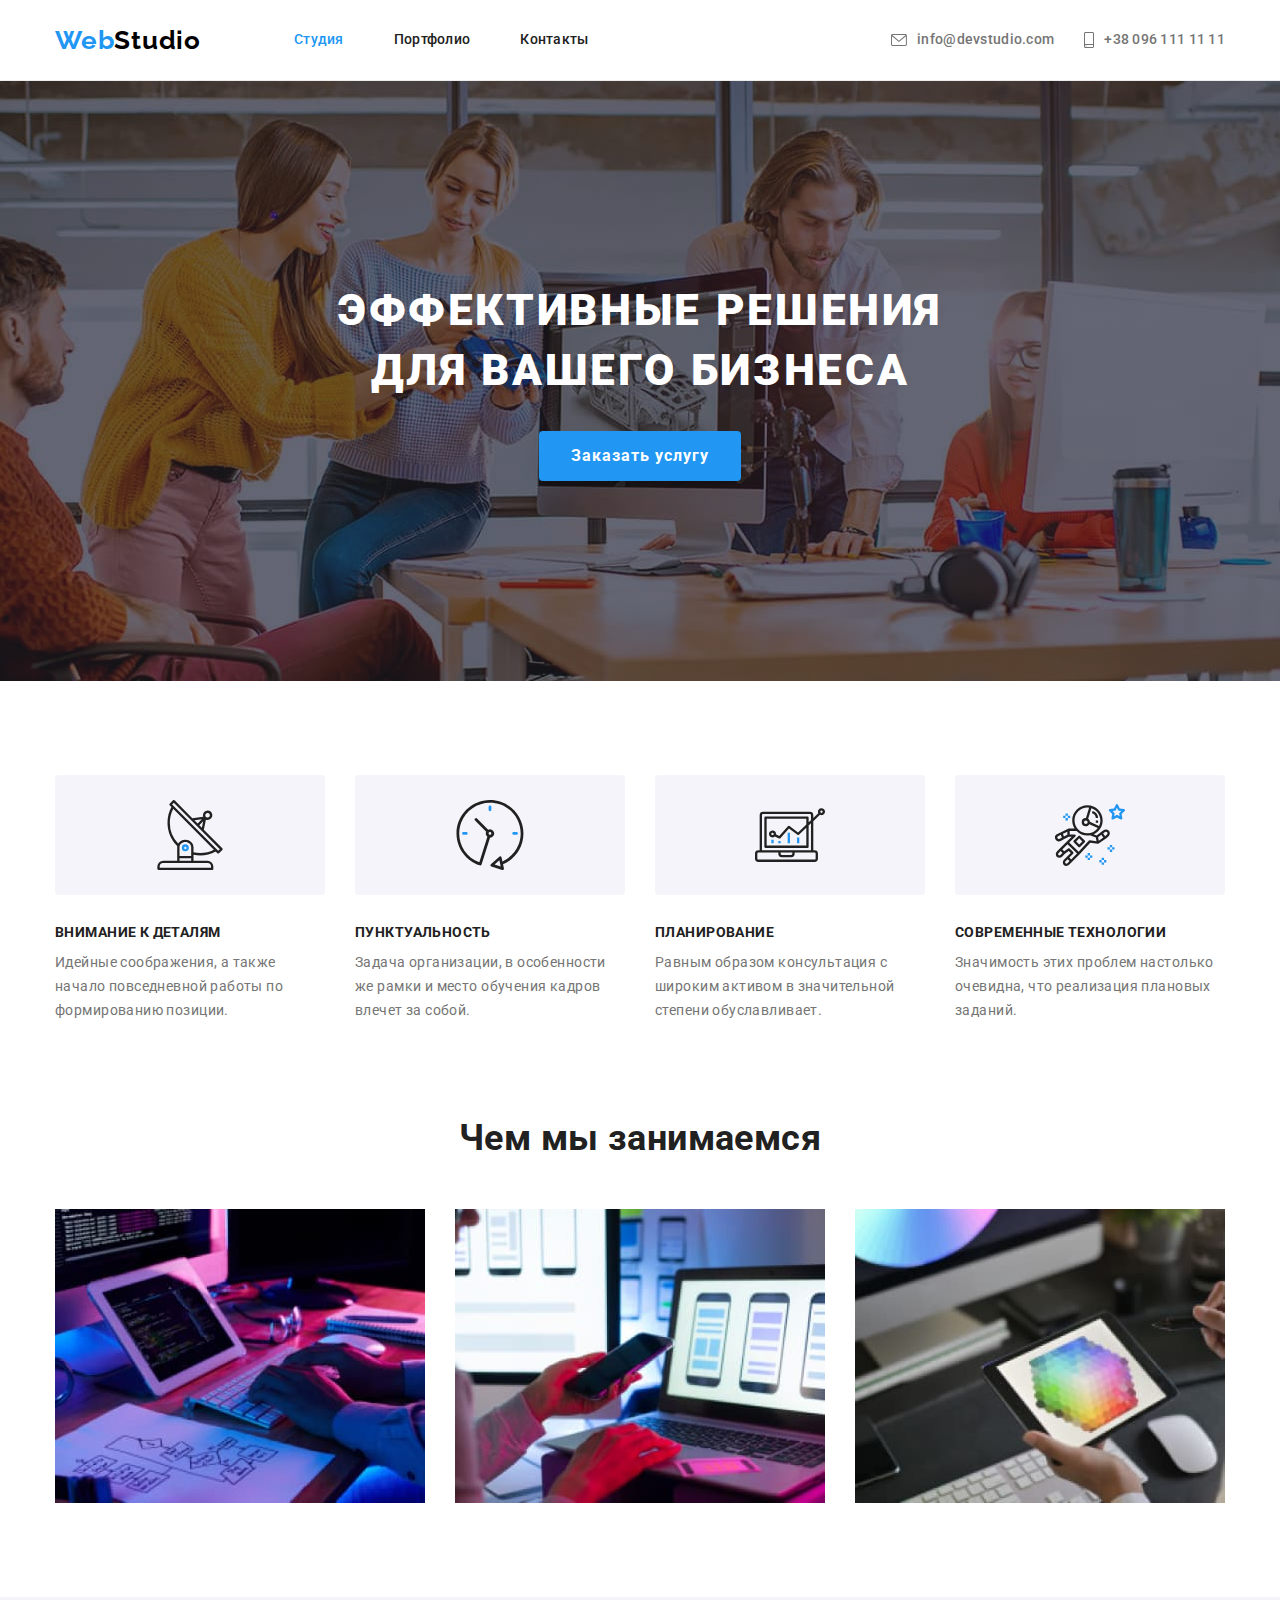
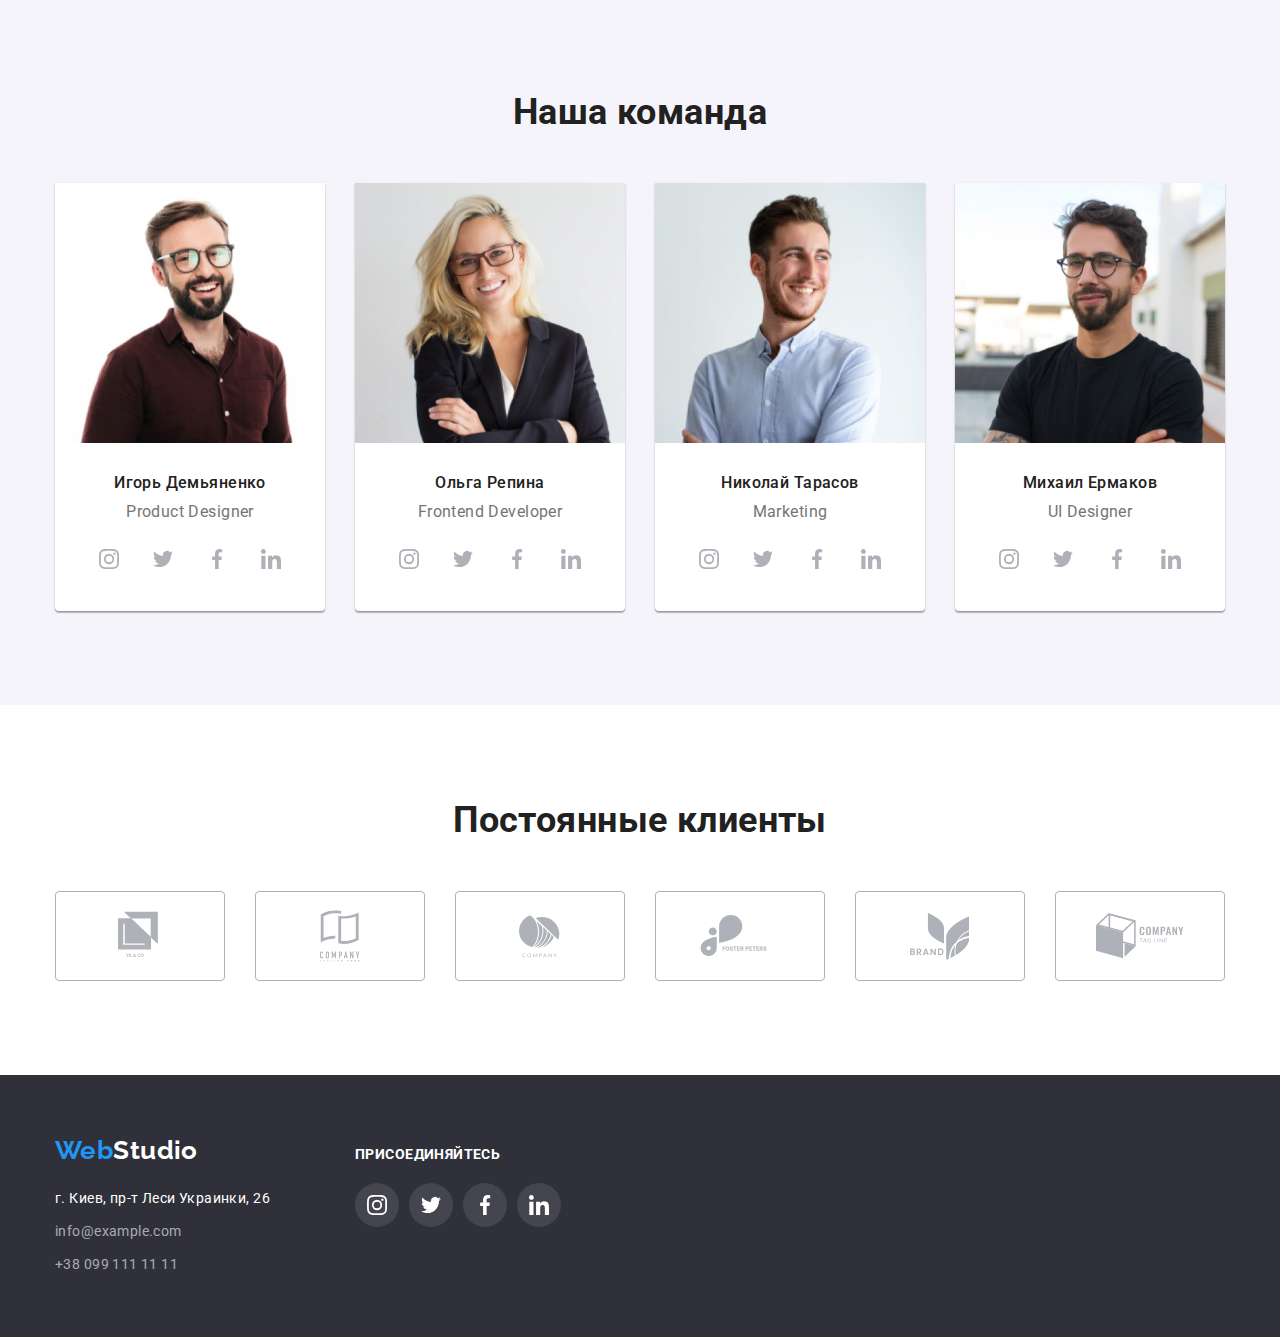
<file: index.html>
<!DOCTYPE html>
<html lang="ru">
  <head>
    <meta charset="UTF-8" />
    <meta name="viewport" content="width=device-width, initial-scale=1.0" />
    <title>Студия</title>
    <link
      href="https://fonts.googleapis.com/css2?family=Raleway:wght@700&family=Roboto:wght@400;500;700;900&display=swap"
      rel="stylesheet"
    />
    <link
      rel="stylesheet"
      href="https://cdnjs.cloudflare.com/ajax/libs/modern-normalize/0.7.0/modern-normalize.min.css"
    />
    <link rel="stylesheet" href="./css/styles.css" />
  </head>
  <body>
    <!--Хэдер-->
    <header class="header">
      <div class="container header-flex">
        <nav class="header-flex">
          <a class="link header-logo" href="./index.html">
            <span class="current">Web</span>Studio
          </a>
          <ul class="list nav-main">
            <li class="item">
              <a class="link current" href="./index.html">Студия</a>
            </li>
            <li class="item">
              <a class="link" href="./portfolio.html">Портфолио</a>
            </li>
            <li class="item"><a class="link" href="#">Контакты</a></li>
          </ul>
        </nav>
        <ul class="list header-contacts">
          <li class="item">
            <a class="link" href="mailto:info@devstudio.com">
              <svg class="icon" width="16" height="12">
                <use href="./images/svg/sprite.svg#icon-envelope"></use>
              </svg>
              info@devstudio.com</a
            >
          </li>
          <li class="item">
            <a class="link" href="tel:+380961111111">
              <svg class="icon" width="10" height="16">
                <use href="./images/svg/sprite.svg#icon-smartphone"></use>
              </svg>
              +38 096 111 11 11</a
            >
          </li>
        </ul>
      </div>
    </header>
    <main>
      <!--Герой-->
      <section class="hero">
        <h1 class="hero-title">Эффективные решения для вашего бизнеса</h1>
        <a class="link button primary" href="#">Заказать услугу</a>
      </section>
      <!--Преимущества-->
      <section class="section feature">
        <div class="container">
          <h2 class="visually-hidden">Преимущества</h2>
          <ul class="list flex feature-list">
            <li class="item">
              <div class="thumb">
                <svg class="icon">
                  <use href="./images/svg/sprite.svg#icon-antenna"></use>
                </svg>
              </div>
              <h3 class="title">Внимание к деталям</h3>
              <p class="text">
                Идейные соображения, а также начало повседневной работы по
                формированию позиции.
              </p>
            </li>
            <li class="item">
              <div class="thumb">
                <svg class="icon">
                  <use href="./images/svg/sprite.svg#icon-clock"></use>
                </svg>
              </div>
              <h3 class="title">Пунктуальность</h3>
              <p class="text">
                Задача организации, в особенности же рамки и место обучения
                кадров влечет за собой.
              </p>
            </li>
            <li class="item">
              <div class="thumb">
                <svg class="icon">
                  <use href="./images/svg/sprite.svg#icon-diagram"></use>
                </svg>
              </div>
              <h3 class="title">Планирование</h3>
              <p class="text">
                Равным образом консультация с широким активом в значительной
                степени обуславливает.
              </p>
            </li>
            <li class="item">
              <div class="thumb">
                <svg class="icon">
                  <use href="./images/svg/sprite.svg#icon-astronaut"></use>
                </svg>
              </div>
              <h3 class="title">Современные технологии</h3>
              <p class="text">
                Значимость этих проблем настолько очевидна, что реализация
                плановых заданий.
              </p>
            </li>
          </ul>
        </div>
      </section>
      <!--Примеры работ-->
      <section class="section">
        <div class="container">
          <h2 class="section-title">Чем мы занимаемся</h2>
          <ul class="list flex examples-list">
            <li class="item">
              <img
                src="./images/examples/desktopapp.jpg"
                alt="Работа с планшетом"
                width="370"
              />
              <!-- <h3>Десктопные приложения</h3> -->
            </li>
            <li class="item">
              <img
                src="./images/examples/mobileapp.jpg"
                alt="Работа с мобильным приложением"
                width="370"
              />
              <!-- <h3>Мобильные приложения</h3> -->
            </li>
            <li class="item">
              <img
                src="./images/examples/designerdes.jpg"
                alt="Дизайнерские решения"
                width="370"
              />
              <!-- <h3>Дизайнерские решения</h3> -->
            </li>
          </ul>
        </div>
      </section>
      <!--Наша команда-->
      <section class="section team">
        <div class="container">
          <h2 class="section-title">Наша команда</h2>
          <ul class="list flex team-list">
            <!--Первый сотрудник-->
            <li class="item">
              <img
                src="./images/our-team/igor-dem.jpg"
                alt="Игорь Демьяненко"
                width="270"
              />
              <h3 class="title">Игорь Демьяненко</h3>
              <p class="text">Product Designer</p>
              <ul class="list flex network-list">
                <li class="item">
                  <a href="#" class="link" aria-label="Instagram">
                    <svg class="icon">
                      <use href="./images/svg/sprite.svg#icon-instagram"></use>
                    </svg>
                  </a>
                </li>
                <li class="item">
                  <a href="#" class="link" aria-label="Twitter">
                    <svg class="icon">
                      <use href="./images/svg/sprite.svg#icon-twitter"></use>
                    </svg>
                  </a>
                </li>
                <li class="item">
                  <a href="#" class="link" aria-label="Facebook">
                    <svg class="icon">
                      <use href="./images/svg/sprite.svg#icon-facebook"></use>
                    </svg>
                  </a>
                </li>
                <li class="item">
                  <a href="#" class="link" aria-label="Linkedin">
                    <svg class="icon">
                      <use href="./images/svg/sprite.svg#icon-linkedin"></use>
                    </svg>
                  </a>
                </li>
              </ul>
            </li>
            <!--Второй сотрудник-->
            <li class="item">
              <img
                src="./images/our-team/olg-rep.jpg"
                alt="Ольга Репина"
                width="270"
              />
              <h3 class="title">Ольга Репина</h3>
              <p class="text">Frontend Developer</p>
              <ul class="list flex network-list">
                <li class="item">
                  <a href="#" class="link" aria-label="Instagram">
                    <svg class="icon">
                      <use href="./images/svg/sprite.svg#icon-instagram"></use>
                    </svg>
                  </a>
                </li>
                <li class="item">
                  <a href="#" class="link" aria-label="Twitter">
                    <svg class="icon">
                      <use href="./images/svg/sprite.svg#icon-twitter"></use>
                    </svg>
                  </a>
                </li>
                <li class="item">
                  <a href="#" class="link" aria-label="Facebook">
                    <svg class="icon">
                      <use href="./images/svg/sprite.svg#icon-facebook"></use>
                    </svg>
                  </a>
                </li>
                <li class="item">
                  <a href="#" class="link" aria-label="Linkedin">
                    <svg class="icon">
                      <use href="./images/svg/sprite.svg#icon-linkedin"></use>
                    </svg>
                  </a>
                </li>
              </ul>
            </li>
            <!--Третий сотрудник-->
            <li class="item">
              <img
                src="./images/our-team/nik-taras.jpg"
                alt="Николай Тарасов"
                width="270"
              />
              <h3 class="title">Николай Тарасов</h3>
              <p class="text">Marketing</p>
              <ul class="list flex network-list">
                <li class="item">
                  <a href="#" class="link" aria-label="Instagram">
                    <svg class="icon">
                      <use href="./images/svg/sprite.svg#icon-instagram"></use>
                    </svg>
                  </a>
                </li>
                <li class="item">
                  <a href="#" class="link" aria-label="Twitter">
                    <svg class="icon">
                      <use href="./images/svg/sprite.svg#icon-twitter"></use>
                    </svg>
                  </a>
                </li>
                <li class="item">
                  <a href="#" class="link" aria-label="Facebook">
                    <svg class="icon">
                      <use href="./images/svg/sprite.svg#icon-facebook"></use>
                    </svg>
                  </a>
                </li>
                <li class="item">
                  <a href="#" class="link" aria-label="Linkedin">
                    <svg class="icon">
                      <use href="./images/svg/sprite.svg#icon-linkedin"></use>
                    </svg>
                  </a>
                </li>
              </ul>
            </li>
            <!--Четвертый сотрудник-->
            <li class="item">
              <img
                src="./images/our-team/mich-ermak.jpg"
                alt="Михаил Ермаков"
                width="270"
              />
              <h3 class="title">Михаил Ермаков</h3>
              <p class="text">UI Designer</p>
              <ul class="list flex network-list">
                <li class="item">
                  <a href="#" class="link" aria-label="Instagram">
                    <svg class="icon">
                      <use href="./images/svg/sprite.svg#icon-instagram"></use>
                    </svg>
                  </a>
                </li>
                <li class="item">
                  <a href="#" class="link" aria-label="Twitter">
                    <svg class="icon">
                      <use href="./images/svg/sprite.svg#icon-twitter"></use>
                    </svg>
                  </a>
                </li>
                <li class="item">
                  <a href="#" class="link" aria-label="Facebook">
                    <svg class="icon">
                      <use href="./images/svg/sprite.svg#icon-facebook"></use>
                    </svg>
                  </a>
                </li>
                <li class="item">
                  <a href="#" class="link" aria-label="Linkedin">
                    <svg class="icon">
                      <use href="./images/svg/sprite.svg#icon-linkedin"></use>
                    </svg>
                  </a>
                </li>
              </ul>
            </li>
          </ul>
        </div>
      </section>
      <section class="section">
        <div class="container">
          <h2 class="section-title">Постоянные клиенты</h2>
          <ul class="list flex clients-list">
            <li class="item">
              <a href="#" class="link">
                <svg class="icon" width="44" height="50">
                  <use href="./images/svg/sprite.svg#icon-client1"></use>
                </svg>
              </a>
            </li>
            <li class="item">
              <a href="#" class="link">
                <svg class="icon" width="40" height="52">
                  <use href="./images/svg/sprite.svg#icon-client2"></use>
                </svg>
              </a>
            </li>
            <li class="item">
              <a href="#" class="link">
                <svg class="icon" width="41" height="43">
                  <use href="./images/svg/sprite.svg#icon-client3"></use>
                </svg>
              </a>
            </li>
            <li class="item">
              <a href="#" class="link">
                <svg class="icon" width="80" height="42">
                  <use href="./images/svg/sprite.svg#icon-client4"></use>
                </svg>
              </a>
            </li>
            <li class="item">
              <a href="#" class="link">
                <svg class="icon" width="59" height="47">
                  <use href="./images/svg/sprite.svg#icon-client5"></use>
                </svg>
              </a>
            </li>
            <li class="item">
              <a href="#" class="link">
                <svg class="icon" width="88" height="46">
                  <use href="./images/svg/sprite.svg#icon-client6"></use>
                </svg>
              </a>
            </li>
          </ul>
        </div>
      </section>
    </main>
    <!--Футер-->
    <footer class="footer">
      <div class="container flex">
        <div class="footer-address">
          <a class="link footer-logo" href="./index.html">
            <span class="current">Web</span>Studio
          </a>
          <address class="footer-contacts">
            <p class="text">г. Киев, пр-т Леси Украинки, 26</p>
            <a class="link" href="mailto:info@example.com">
              info@example.com
            </a>
            <br />
            <a class="link" href="tel:+380991111111">+38 099 111 11 11</a>
          </address>
        </div>
        <div class="footer-networks">
          <strong class="text">присоединяйтесь</strong>
          <ul class="list flex network-list">
            <li class="item">
              <a href="#" class="link" aria-label="Instagram">
                <svg class="icon">
                  <use href="./images/svg/sprite.svg#icon-instagram"></use>
                </svg>
              </a>
            </li>
            <li class="item">
              <a href="#" class="link" aria-label="Twitter">
                <svg class="icon">
                  <use href="./images/svg/sprite.svg#icon-twitter"></use>
                </svg>
              </a>
            </li>
            <li class="item">
              <a href="#" class="link" aria-label="Facebook">
                <svg class="icon">
                  <use href="./images/svg/sprite.svg#icon-facebook"></use>
                </svg>
              </a>
            </li>
            <li class="item">
              <a href="#" class="link" aria-label="Linkedin">
                <svg class="icon">
                  <use href="./images/svg/sprite.svg#icon-linkedin"></use>
                </svg>
              </a>
            </li>
          </ul>
        </div>
      </div>
    </footer>
  </body>
</html>
</file>
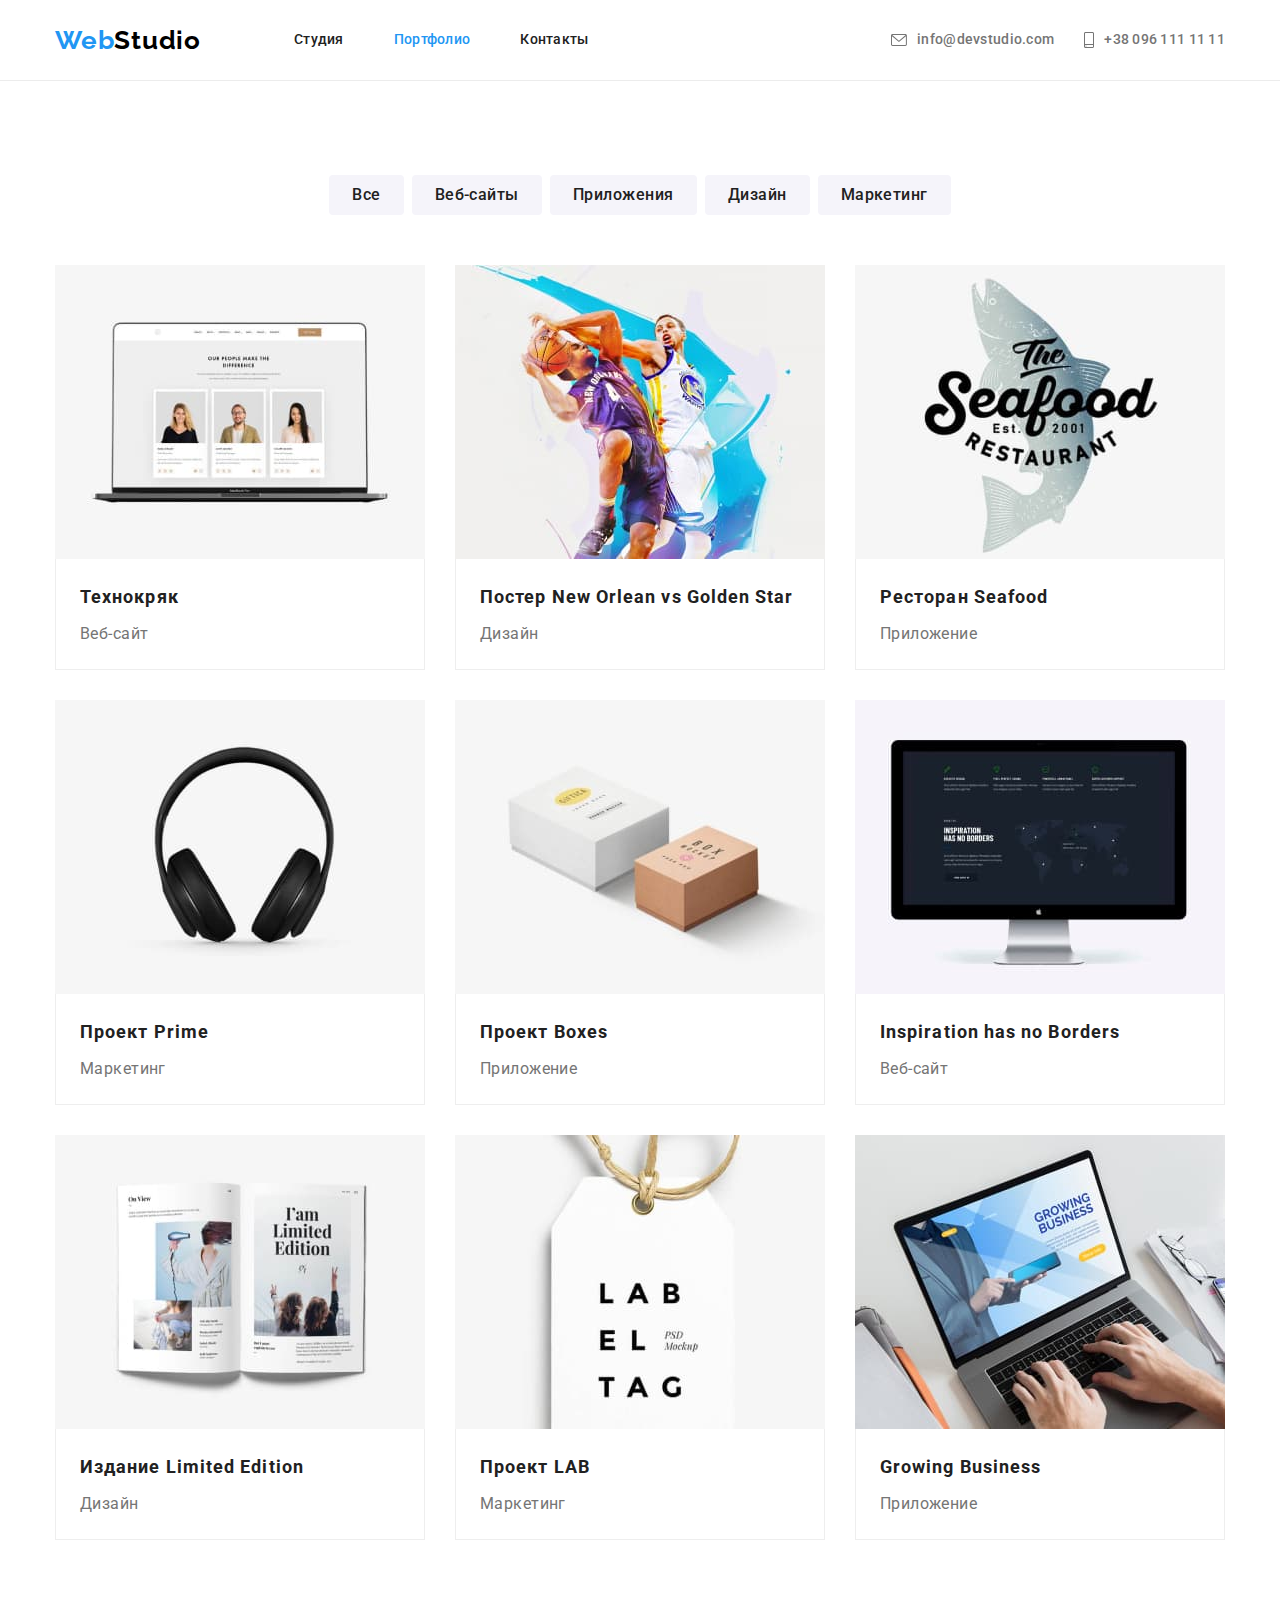
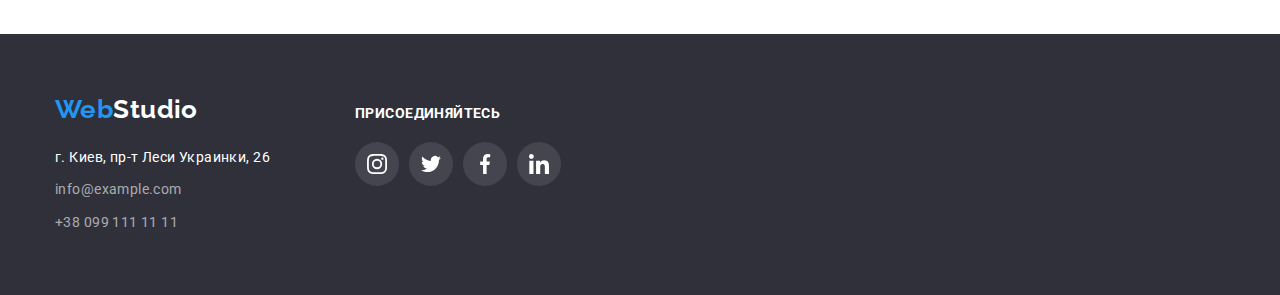
<file: portfolio.html>
<!DOCTYPE html>
<html lang="en">
  <head>
    <meta charset="UTF-8" />
    <meta name="viewport" content="width=device-width, initial-scale=1.0" />
    <title>Портфолио</title>
    <link
      href="https://fonts.googleapis.com/css2?family=Raleway:wght@700&family=Roboto:wght@400;500;700;900&display=swap"
      rel="stylesheet"
    />
    <link
      rel="stylesheet"
      href="https://cdnjs.cloudflare.com/ajax/libs/modern-normalize/0.7.0/modern-normalize.min.css"
    />
    <link rel="stylesheet" href="./css/styles.css" />
  </head>
  <body>
    <!--Хэдер-->
    <header class="header portfolio-header">
      <div class="container header-flex">
        <nav class="header-flex">
          <a class="link header-logo" href="./index.html">
            <span class="current">Web</span>Studio
          </a>
          <ul class="list nav-main">
            <li class="item">
              <a class="link" href="./index.html">Студия</a>
            </li>
            <li class="item">
              <a class="link current" href="./portfolio.html">Портфолио</a>
            </li>
            <li class="item"><a class="link" href="#">Контакты</a></li>
          </ul>
        </nav>
        <ul class="list header-contacts">
          <li class="item">
            <a class="link icon-mail" href="mailto:info@devstudio.com">
              <svg class="icon" width="16" height="12">
                <use href="./images/svg/sprite.svg#icon-envelope"></use>
              </svg>
              info@devstudio.com</a
            >
          </li>
          <li class="item">
            <a class="link icon-tel" href="tel:+380961111111">
              <svg class="icon" width="10" height="16">
                <use href="./images/svg/sprite.svg#icon-smartphone"></use>
              </svg>
              +38 096 111 11 11</a
            >
          </li>
        </ul>
      </div>
    </header>
    <main>
      <h1 class="visually-hidden">Портфолио</h1>
      <section class="section">
        <div class="container">
          <!-- Список кнопок -->
          <ul class="list portfolio-nav">
            <li class="item">
              <button type="button" class="button secondary">Все</button>
            </li>
            <li class="item">
              <button type="button" class="button secondary">Веб-сайты</button>
            </li>
            <li class="item">
              <button type="button" class="button secondary">Приложения</button>
            </li>
            <li class="item">
              <button type="button" class="button secondary">Дизайн</button>
            </li>
            <li class="item">
              <button type="button" class="button secondary">Маркетинг</button>
            </li>
          </ul>
          <!-- Основной список работ в портфолио -->
          <ul class="list portfolio-list">
            <li class="item">
              <a class="link" href="#">
                <div>
                  <img
                    src="./images/portfolio/technocrack.jpg"
                    alt="Веб-сайт Технокряк"
                    width="370"
                  />
                </div>
                <div class="card-content">
                  <h2 class="title">Технокряк</h2>
                  <p class="text">Веб-сайт</p>
                </div>
              </a>
            </li>
            <li class="item">
              <a class="link" href="#">
                <div>
                  <img
                    src="./images/portfolio/neworlean.jpg"
                    alt="Дизайн постера New Orlean vs Golden Star"
                    width="370"
                  />
                </div>
                <div class="card-content">
                  <h2 class="title">Постер New Orlean vs Golden Star</h2>
                  <p class="text">Дизайн</p>
                </div>
              </a>
            </li>
            <li class="item">
              <a class="link" href="#">
                <div>
                  <img
                    src="./images/portfolio/seafood.jpg"
                    alt="Приложение ресторана Seafood"
                    width="370"
                  />
                </div>
                <div class="card-content">
                  <h2 class="title">Ресторан Seafood</h2>
                  <p class="text">Приложение</p>
                </div>
              </a>
            </li>
            <li class="item">
              <a class="link" href="#">
                <div>
                  <img
                    src="./images/portfolio/prime.jpg"
                    alt="Проект Prime"
                    width="370"
                  />
                </div>
                <div class="card-content">
                  <h2 class="title">Проект Prime</h2>
                  <p class="text">Маркетинг</p>
                </div>
              </a>
            </li>
            <li class="item">
              <a class="link" href="#">
                <div>
                  <img
                    src="./images/portfolio/boxes.jpg"
                    alt="Приложение Boxes"
                    width="370"
                  />
                </div>
                <div class="card-content">
                  <h2 class="title">Проект Boxes</h2>
                  <p class="text">Приложение</p>
                </div>
              </a>
            </li>
            <li class="item">
              <a class="link" href="#">
                <div>
                  <img
                    src="./images/portfolio/inspiration.jpg"
                    alt="Веб-сайт Inspiration has no Borders"
                    width="370"
                  />
                </div>
                <div class="card-content">
                  <h2 lang="en" class="title">Inspiration has no Borders</h2>
                  <p class="text">Веб-сайт</p>
                </div>
              </a>
            </li>
            <li class="item">
              <a class="link" href="#">
                <div>
                  <img
                    src="./images/portfolio/limedition.jpg"
                    alt="Дизайн издания Limited Edition"
                    width="370"
                  />
                </div>
                <div class="card-content">
                  <h2 class="title">Издание Limited Edition</h2>
                  <p class="text">Дизайн</p>
                </div>
              </a>
            </li>
            <li class="item">
              <a class="link" href="#">
                <div>
                  <img
                    src="./images/portfolio/lab.jpg"
                    alt="Проект LAB"
                    width="370"
                  />
                </div>
                <div class="card-content">
                  <h2 class="title">Проект LAB</h2>
                  <p class="text">Маркетинг</p>
                </div>
              </a>
            </li>
            <li class="item">
              <a class="link" href="#">
                <div>
                  <img
                    src="./images/portfolio/growingbusiness.jpg"
                    alt="Приложение Growing Business"
                    width="370"
                  />
                </div>
                <div class="card-content">
                  <h2 lang="en" class="title">Growing Business</h2>
                  <p class="text">Приложение</p>
                </div>
              </a>
            </li>
          </ul>
        </div>
      </section>
    </main>
    <!-- Футер -->
    <footer class="footer">
      <div class="container flex">
        <div class="footer-address">
          <a class="link footer-logo" href="./index.html">
            <span class="current">Web</span>Studio
          </a>
          <address class="footer-contacts">
            <p class="text">г. Киев, пр-т Леси Украинки, 26</p>
            <a class="link" href="mailto:info@example.com">
              info@example.com
            </a>
            <br />
            <a class="link" href="tel:+380991111111">+38 099 111 11 11</a>
          </address>
        </div>
        <div class="footer-networks">
          <strong class="text">присоединяйтесь</strong>
          <ul class="list flex network-list">
            <li class="item">
              <a href="#" class="link" aria-label="Instagram">
                <svg class="icon">
                  <use href="./images/svg/sprite.svg#icon-instagram"></use>
                </svg>
              </a>
            </li>
            <li class="item">
              <a href="#" class="link" aria-label="Twitter">
                <svg class="icon">
                  <use href="./images/svg/sprite.svg#icon-twitter"></use>
                </svg>
              </a>
            </li>
            <li class="item">
              <a href="#" class="link" aria-label="Facebook">
                <svg class="icon">
                  <use href="./images/svg/sprite.svg#icon-facebook"></use>
                </svg>
              </a>
            </li>
            <li class="item">
              <a href="#" class="link" aria-label="Linkedin">
                <svg class="icon">
                  <use href="./images/svg/sprite.svg#icon-linkedin"></use>
                </svg>
              </a>
            </li>
          </ul>
        </div>
      </div>
    </footer>
  </body>
</html>
</file>
<file: css/styles.css>
/* CSS-переменные */
:root {
  --main-text-color: #212121;
  --second-text-color: #757575;
  --accent-color: #2196f3;
  --main-bg-color: #ffffff;
  --secohd-bg-color: #f5f4fa;
  --third-bg-color: #2f303a;
}
/* Базовые настройки CSS */
body {
  background-color: var(--main-bg-color);
  color: var(--main-text-color);
  font-family: "Roboto", sans-serif;
  font-size: 14px;
  line-height: 1.71;
  letter-spacing: 0.03em;
}
/* базовые настройки картинок */
img {
  display: block;
  max-width: 100%;
  height: auto;
}
/* Уберу подчеркивание у всех ссылок */
.link {
  text-decoration: none;
}
/* Убрал флажки и отступы у элементов списков */
.list {
  padding: 0;
  margin: 0;
  list-style: none;
}
/* cпрячем скрытые заголовки */
.visually-hidden {
  position: absolute;
  width: 1px;
  height: 1px;
  margin: -1px;
  border: 0;
  padding: 0;
  clip: rect(0 0 0 0);
  overflow: hidden;
}

/* страница Студия */
/* задам общие настройки шрифта хэдера */
.header {
  font-weight: 500;
  line-height: 1.14;
  letter-spacing: 0.02em;
  border-bottom: 1px solid #ececec;
}
/* Геометрия контейнера */
.container {
  width: 1200px;
  margin: 0px auto;
  padding: 0px 15px;
}
/* флексбокс хэдера */
.header-flex,
.nav-main {
  display: flex;
  align-items: center;
}
/* логотип хэдера */
.header-logo {
  margin-right: 93px;
  color: #000000;
  font-family: "Raleway", sans-serif;
  font-weight: 700;
  font-size: 26px;
  line-height: 1.19;
  letter-spacing: 0.03em;
}
/* отступ всем кроме последнего элепента хэдера */
.nav-main > .item:not(:last-child) {
  margin-right: 50px;
}
/* основная навигация хэдера */
.nav-main .link {
  display: block;
  padding-top: 32px;
  padding-bottom: 32px;

  color: inherit;
}
/* Цветовой акцент элементов */
.nav-main .link.current,
.header-logo .current,
.footer-logo .current,
.nav-main .link:hover,
.nav-main .link:focus,
.header-contacts .link:hover,
.header-contacts .link:focus,
.footer-contacts .link:hover,
.footer-contacts .link:focus {
  color: var(--accent-color);
}
/* контакты хэдера в строку */
.header-contacts {
  display: flex;
  margin-left: auto;
}
.header-contacts .item:not(:last-child) {
  margin-right: 30px;
}
/* контакты хэдера */
.header-contacts .link {
  display: flex;
  align-items: center;
  padding-top: 32px;
  padding-bottom: 32px;

  color: var(--second-text-color);
}
/* отступ иконок в хэдере */
.header-contacts .icon {
  margin-right: 10px;
}
/* акцент иконок в хэдере */
.header-contacts .link:hover > .icon,
.header-contacts .link:focus > .icon {
  --color1: var(--accent-color);
}
/* герой */
.hero {
  display: flex;
  flex-direction: column;
  justify-content: center;
  align-items: center;
  max-width: 1600px;
  height: 600px;
  margin: 0 auto;

  background-color: #c4c4c4;
  background-image: linear-gradient(
      to right,
      rgba(47, 48, 58, 0.4),
      rgba(47, 48, 58, 0.4)
    ),
    url("../images/bg-hero.jpg");
  background-repeat: no-repeat;
  background-size: cover;
  background-position: center;
  text-align: center;
}
/* Заголовок героя */
.hero-title {
  margin-top: 0;
  margin-bottom: 30px;
  max-width: 696px;

  color: var(--main-bg-color);
  font-weight: 900;
  font-size: 44px;
  line-height: 1.36;
  letter-spacing: 0.06em;
  text-transform: uppercase;
}
/* кнопка героя */
.button.primary {
  display: inline-block;
  min-width: 200px;
  padding: 10px 32px;
  border-radius: 4px;
  box-shadow: 0px 4px 4px rgba(0, 0, 0, 0.15);

  color: var(--main-bg-color);
  background-color: var(--accent-color);
  font-weight: 700;
  font-size: 16px;
  line-height: 1.87;
  text-align: center;
  letter-spacing: 0.06em;
}
.button.primary:hover,
.button.primary:focus {
  background-color: #188ce8;
}
/* отступы секции преимуществ */
.section.feature {
  padding-top: 94px;
  padding-bottom: 0;
}
/* флексбокс */
.flex {
  display: flex;
}

/* ширина элементов секции Преимущества */
.feature-list .item {
  flex-basis: calc((100% - 3 * 30px) / 4);
}
/* фон иконки преимуществ */
.feature-list .thumb {
  display: flex;
  justify-content: center;
  align-items: center;
  margin-bottom: 30px;
  height: 120px;
  background-color: var(--secohd-bg-color);
  border-radius: 4px;
}
/* иконка преимуществ */
.feature-list .icon {
  width: 70px;
  height: 70px;
}
/* отступы всем кроме последнего элемента списков */
.feature-list .item:not(:last-child),
.examples-list .item:not(:last-child),
.team-list .item:not(:last-child),
.clients-list .item:not(:last-child) {
  margin-right: 30px;
}
/* Заголовки h3 секции преимущества */
.feature-list .title {
  margin-top: 0;
  margin-bottom: 10px;

  font-size: 14px;
  line-height: 1.14;
  text-transform: uppercase;
}
/* Текст секции преимущества */
.feature-list .text {
  margin-top: 0;
  margin-bottom: 0;

  color: var(--second-text-color);
}
/* паддинг всем секциям */
.section {
  padding-top: 94px;
  padding-bottom: 94px;
}
/* Заголовки секций */
.section-title {
  margin-top: 0;
  margin-bottom: 50px;

  font-size: 36px;
  line-height: 1.17;
  text-align: center;
}
/* ширина контента секкции */
.examples-list .item {
  flex-basis: calc((100% - 2 * 30px) / 3);
}
/* оформление секции команда  */
.section.team {
  background-color: var(--secohd-bg-color);
  text-align: center;
}
/* элементы списка наша команда */
.team-list > .item {
  flex-basis: calc((100% - 3 * 30px) / 4);
  border-radius: 0px 0px 4px 4px;
  box-shadow: 0px 1px 3px rgba(0, 0, 0, 0.12), 0px 1px 1px rgba(0, 0, 0, 0.14),
    0px 2px 1px rgba(0, 0, 0, 0.2);

  background-color: var(--main-bg-color);
}
/* Заголовки h3 Наша команда */
.team-list .title {
  margin-top: 30px;
  margin-bottom: 10px;

  font-weight: 500;
  font-size: 16px;
  line-height: 1.19;
}
/* Текст секции Наша команда */
.team-list .text {
  margin-top: 0;
  margin-bottom: 16px;

  color: var(--second-text-color);
  font-size: 16px;
  line-height: 1.19;
}
/* Список соцсетей */
.team .network-list {
  margin-bottom: 30px;
  justify-content: center;
}

.network-list .item:not(:last-child) {
  margin-right: 10px;
}
/* ссылка на соцсеть */
.network-list .link {
  display: flex;
  justify-content: center;
  align-items: center;
  width: 44px;
  height: 44px;
  border-radius: 50%;
}
/* меняем фон ссылки при ховере */
.network-list .link:hover,
.network-list .link:focus {
  background-color: var(--accent-color);
}
/* меняем цвет самой иконки при ховере */
.network-list .link:hover > .icon,
.network-list .link:focus > .icon {
  --color4: var(--main-bg-color);
}
/* иконка */
.network-list .icon {
  width: 20px;
  height: 20px;
}
/* ширина элеентов секции клиенты */
.clients-list .item {
  flex-basis: calc((100% - 5 * 30px) / 6);
}
/* ссылка клиентов */
.clients-list .link {
  display: flex;
  justify-content: center;
  align-items: center;
  height: 90px;
  border: 1px solid #afb1b8;
  border-radius: 4px;
}
/* цвет рамки при ховере */
.clients-list .link:hover,
.clients-list .link:focus {
  border-color: var(--accent-color);
}
/*  цвет иконки при ховере */
.clients-list .link:hover > .icon,
.clients-list .link:focus > .icon {
  --color4: var(--accent-color);
}
/* футер */
.footer {
  padding-top: 60px;
  padding-bottom: 60px;

  background-color: var(--third-bg-color);
}
.footer .flex {
  align-items: baseline;
}

.footer-address,
.footer-networks {
  width: 270px;
}
.footer-address {
  margin-right: 30px;
}
/* лого футера */
.footer-logo {
  color: var(--main-bg-color);
  font-family: "Raleway", sans-serif;
  font-weight: 700;
  font-size: 26px;
  line-height: 1.19;
}
/* адрес футера */
.footer-contacts {
  margin-top: 20px;

  font-style: normal;
}
/* Физический адрес в футере */
.footer-contacts .text {
  margin: 0;

  color: var(--main-bg-color);
}
/* почта и телефон футера */
.footer-contacts .link {
  display: inline-block;
  margin-top: 9px;

  color: rgba(255, 255, 255, 0.6);
}
/* текст блока соцсетей футера */
.footer-networks .text {
  display: block;
  margin-bottom: 20px;
  line-height: 1.14;
  text-transform: uppercase;

  color: var(--main-bg-color);
}
/* фон ссылкт на соцсеть в футере */
.footer-networks .link {
  background-color: rgba(255, 255, 255, 0.1);
}
/* цвет иконки в футере */
.footer-networks .icon {
  --color4: var(--main-bg-color);
}

/* Страница Портфолио */
/* список кнопок навигации портфолио */
.portfolio-nav {
  display: flex;
  justify-content: center;
  margin-bottom: 50px;
}
/* отступ у всех кнпопок кроме последней */
.portfolio-nav .item:not(:last-child) {
  margin-right: 8px;
}
/* Кнопки*/
.button.secondary {
  display: inline-block;
  min-width: 73px;
  padding: 6px 22px;
  border: 1px solid transparent;
  border-radius: 4px;
  cursor: pointer;

  color: var(--main-text-color);
  background-color: var(--secohd-bg-color);
  font-family: inherit;
  font-weight: 500;
  font-size: 16px;
  line-height: 1.62;
  letter-spacing: 0.03em;
}
/* Акцент кнопок */
.button.secondary:hover,
.button.secondary:focus {
  color: var(--main-bg-color);
  background-color: var(--accent-color);
}
/* список основных элементов страницы */
.portfolio-list {
  display: flex;
  flex-wrap: wrap;
}
/* основные элементы страницы портфолио */
.portfolio-list .item {
  flex-basis: calc((100% - 2 * 30px) / 3);
  margin-right: 30px;
  margin-bottom: 30px;
}
/* каждому третьему убираем правый марджин */
.portfolio-list .item:nth-child(3n) {
  margin-right: 0;
}
/* последним трем убираем нижний марджин */
.portfolio-list .item:nth-last-child(-n + 3) {
  margin-bottom: 0;
}
.portfolio-list .item:hover {
  box-shadow: 0px 1px 1px rgba(0, 0, 0, 0.12), 0px 4px 4px rgba(0, 0, 0, 0.06),
    1px 4px 6px rgba(0, 0, 0, 0.16);
}
/* текстовая часть карточки */
.card-content {
  padding: 20px 24px;
  border-right: 1px solid #eeeeee;
  border-bottom: 1px solid #eeeeee;
  border-left: 1px solid #eeeeee;
}
/* заголовки элементов портфолио */
.portfolio-list .title {
  margin-top: 0;
  margin-bottom: 4px;

  color: var(--main-text-color);
  font-size: 18px;
  line-height: 2;
  letter-spacing: 0.06em;
}
/* текст элементов портфолио */
.portfolio-list .text {
  margin: 0;

  color: var(--second-text-color);
  font-size: 16px;
  line-height: 1.87;
}
</file>
